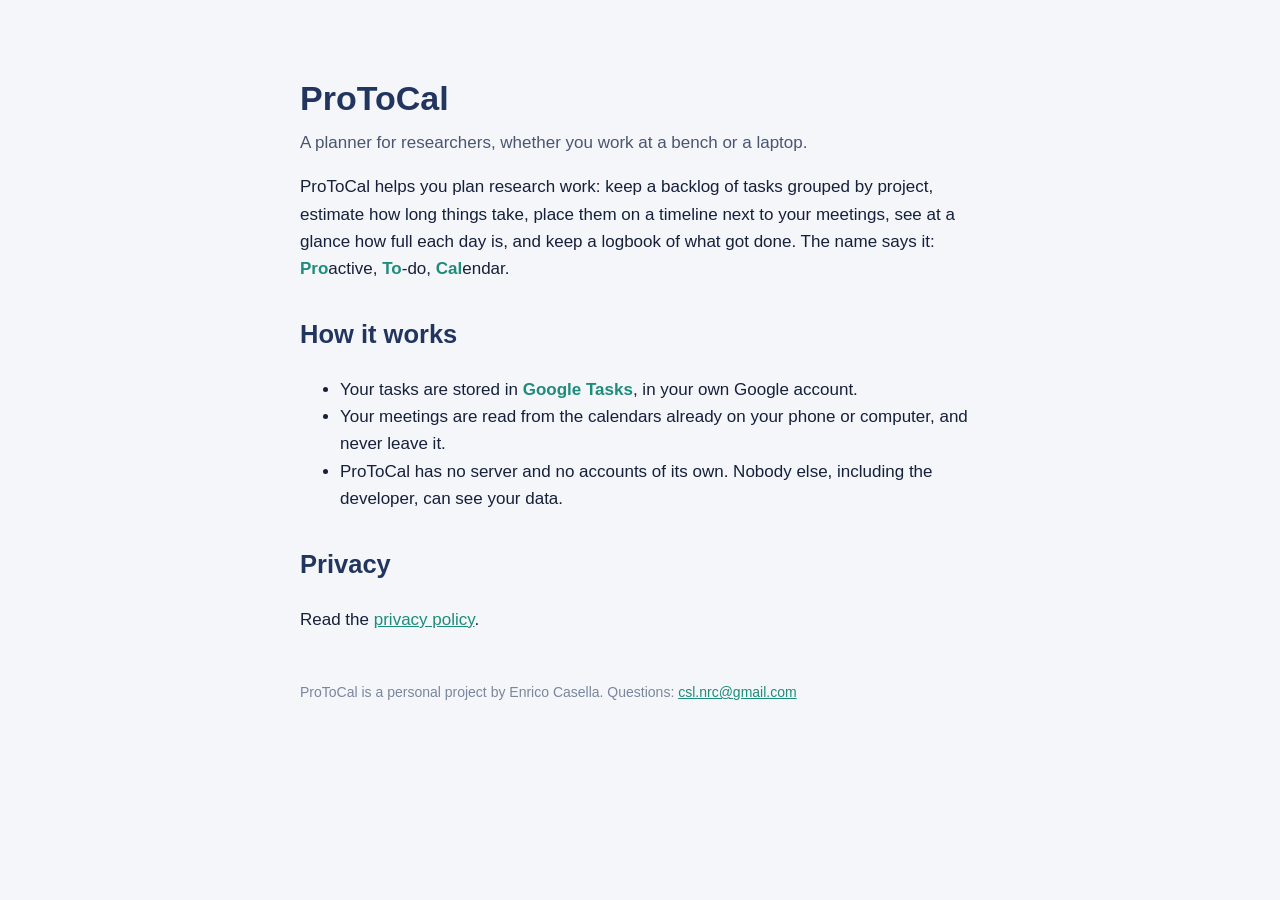
<file: index.html>
<!doctype html>
<html lang="en">
<head>
<meta charset="utf-8">
<meta name="viewport" content="width=device-width, initial-scale=1">
<title>ProToCal</title>
<link rel="stylesheet" href="style.css">
</head>
<body>
<h1>ProToCal</h1>
<p class="sub">A planner for researchers, whether you work at a bench or a laptop.</p>

<p>ProToCal helps you plan research work: keep a backlog of tasks grouped by project, estimate how long things take,
place them on a timeline next to your meetings, see at a glance how full each day is, and keep a logbook of what got done.
The name says it: <strong>Pro</strong>active, <strong>To</strong>-do, <strong>Cal</strong>endar.</p>

<h2>How it works</h2>
<ul>
<li>Your tasks are stored in <strong>Google Tasks</strong>, in your own Google account.</li>
<li>Your meetings are read from the calendars already on your phone or computer, and never leave it.</li>
<li>ProToCal has no server and no accounts of its own. Nobody else, including the developer, can see your data.</li>
</ul>

<h2>Privacy</h2>
<p>Read the <a href="privacy.html">privacy policy</a>.</p>

<footer>ProToCal is a personal project by Enrico Casella. Questions: <a href="mailto:csl.nrc@gmail.com">csl.nrc@gmail.com</a></footer>
</body>
</html>
</file>
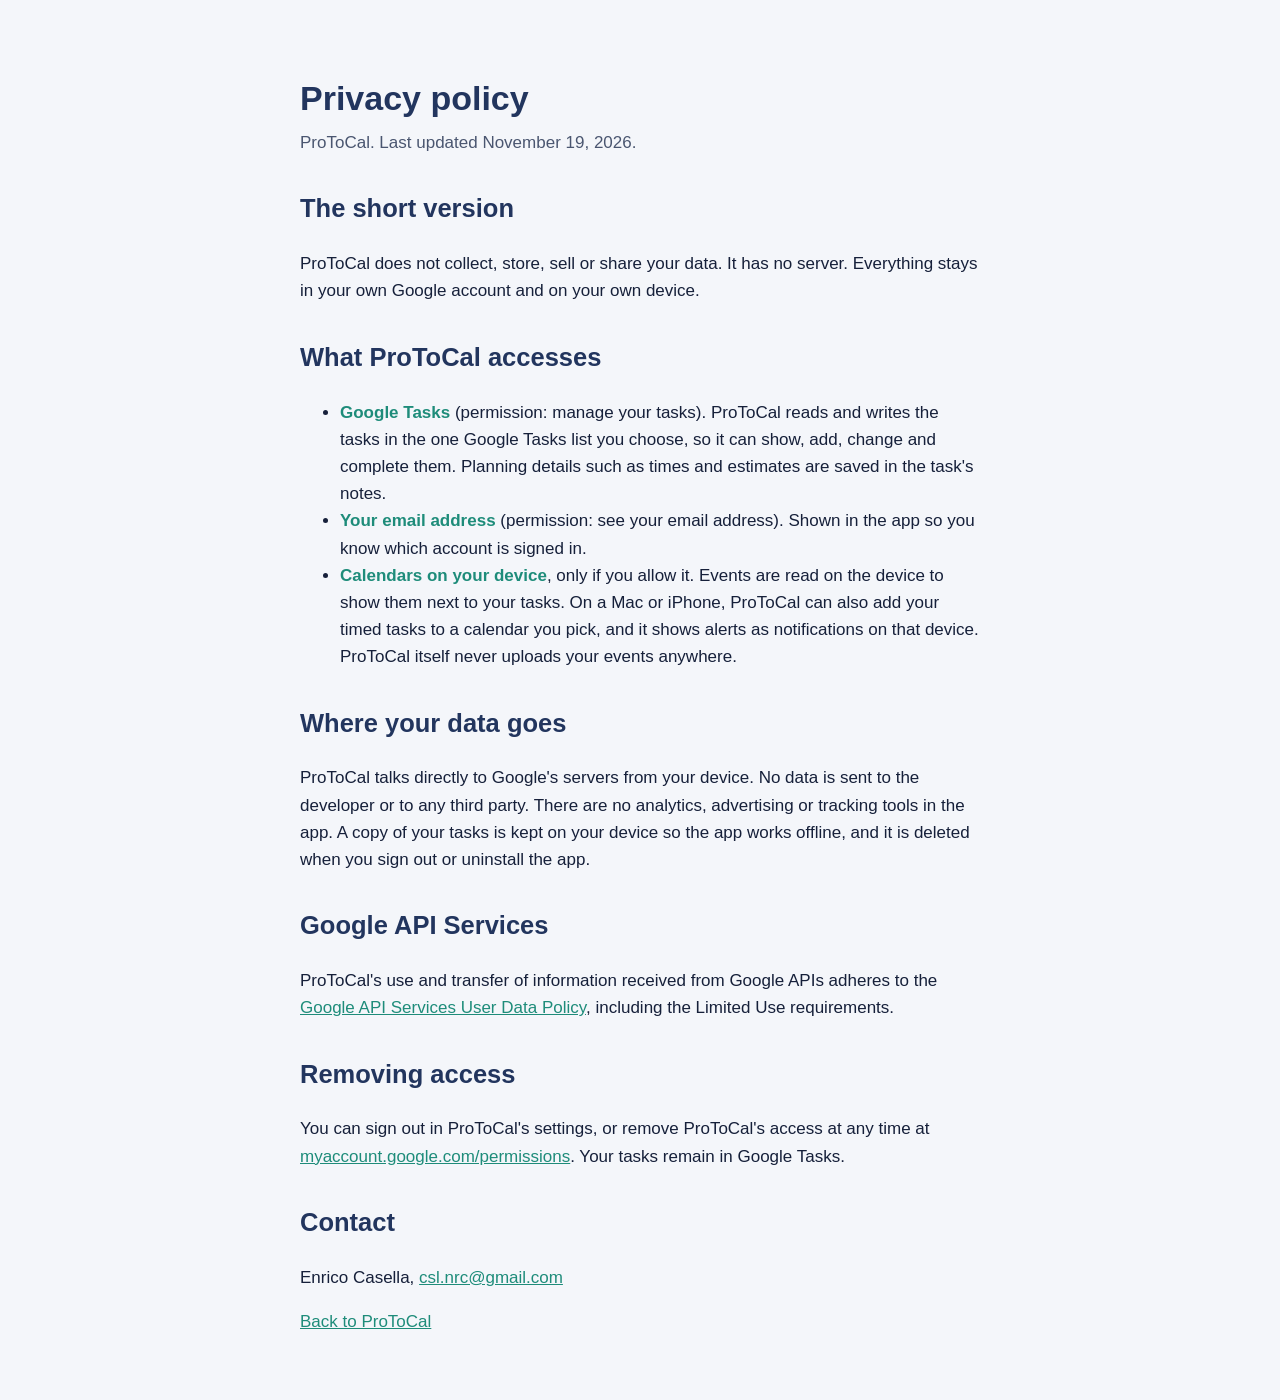
<file: privacy.html>
<!doctype html>
<html lang="en">
<head>
<meta charset="utf-8">
<meta name="viewport" content="width=device-width, initial-scale=1">
<title>ProToCal privacy policy</title>
<link rel="stylesheet" href="style.css">
</head>
<body>
<h1>Privacy policy</h1>
<p class="sub">ProToCal. Last updated November 19, 2026.</p>

<h2>The short version</h2>
<p>ProToCal does not collect, store, sell or share your data. It has no server. Everything stays in your own Google account
and on your own device.</p>

<h2>What ProToCal accesses</h2>
<ul>
<li><strong>Google Tasks</strong> (permission: manage your tasks). ProToCal reads and writes the tasks in the one Google Tasks list
you choose, so it can show, add, change and complete them. Planning details such as times and estimates are saved in the task's notes.</li>
<li><strong>Your email address</strong> (permission: see your email address). Shown in the app so you know which account is signed in.</li>
<li><strong>Calendars on your device</strong>, only if you allow it. Events are read on the device to show them next to your tasks. On a Mac or iPhone, ProToCal can also add your timed tasks to a calendar you pick, and it shows alerts as notifications on that device. ProToCal itself never uploads your events anywhere.</li>
</ul>

<h2>Where your data goes</h2>
<p>ProToCal talks directly to Google's servers from your device. No data is sent to the developer or to any third party.
There are no analytics, advertising or tracking tools in the app. A copy of your tasks is kept on your device so the app works offline,
and it is deleted when you sign out or uninstall the app.</p>

<h2>Google API Services</h2>
<p>ProToCal's use and transfer of information received from Google APIs adheres to the
<a href="https://developers.google.com/terms/api-services-user-data-policy">Google API Services User Data Policy</a>,
including the Limited Use requirements.</p>

<h2>Removing access</h2>
<p>You can sign out in ProToCal's settings, or remove ProToCal's access at any time at
<a href="https://myaccount.google.com/permissions">myaccount.google.com/permissions</a>. Your tasks remain in Google Tasks.</p>

<h2>Contact</h2>
<p>Enrico Casella, <a href="mailto:csl.nrc@gmail.com">csl.nrc@gmail.com</a></p>

<p><a href="index.html">Back to ProToCal</a></p>
</body>
</html>
</file>
<file: style.css>
body { font: 17px/1.6 -apple-system, BlinkMacSystemFont, "Segoe UI", Roboto, sans-serif; max-width: 680px; margin: 0 auto; padding: 48px 20px; color: #16203a; background: #f4f6fa; }
h1 { color: #22355e; margin-bottom: 4px; }
h2 { margin-top: 32px; color: #22355e; }
.sub { color: #4a5670; margin-top: 0; }
a { color: #1e8c7a; }
strong { color: #1e8c7a; }
footer { margin-top: 48px; color: #7a869e; font-size: 14px; }
@media (prefers-color-scheme: dark) { body { color: #e6ebf4; background: #111827; } h1, h2 { color: #e6ebf4; } .sub, footer { color: #aeb9ce; } a, strong { color: #5ee6c8; } }
</file>
